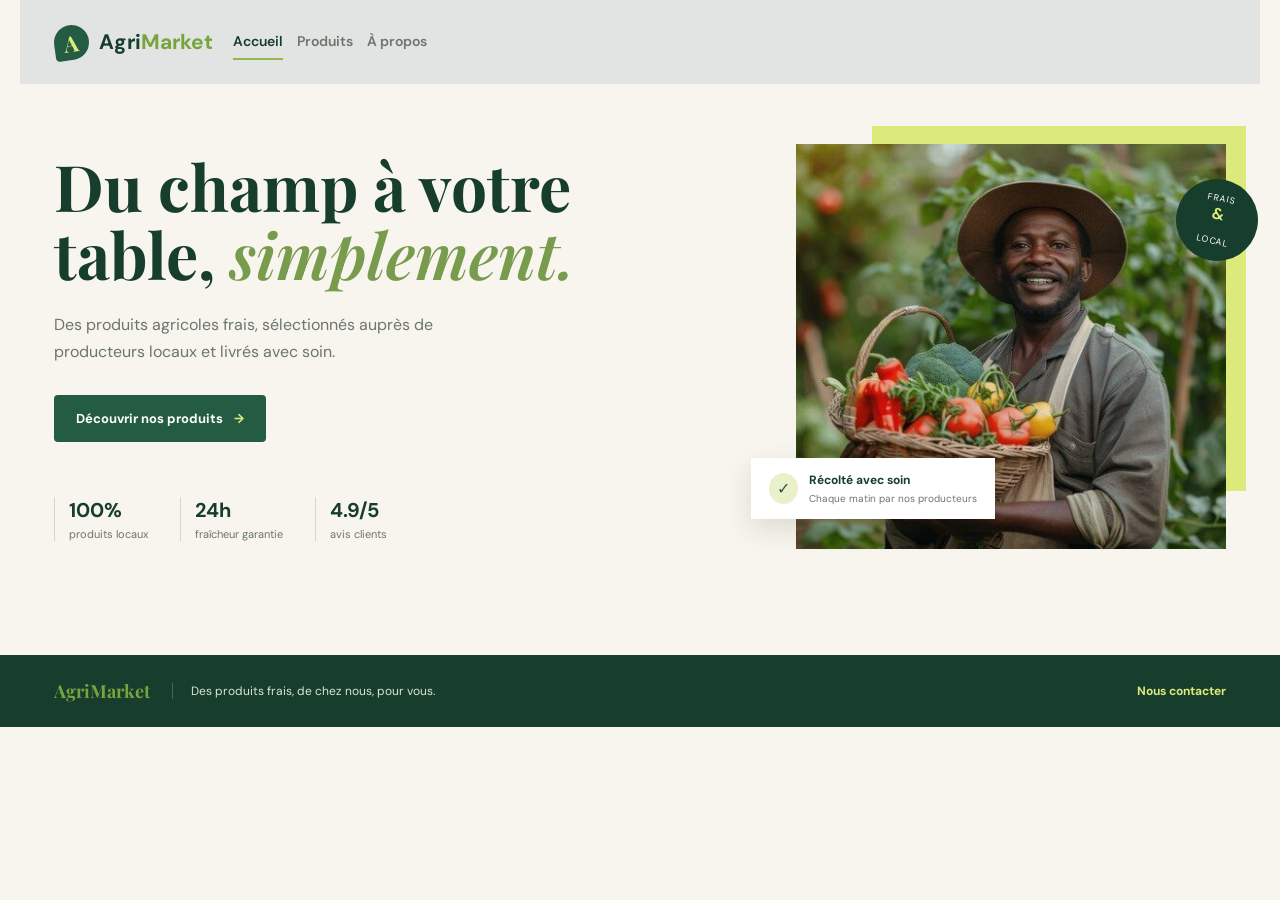
<file: index.html>
<!DOCTYPE html>
<html lang="fr">
<head>
    <meta charset="UTF-8">
    <meta name="viewport" content="width=device-width, initial-scale=1.0">
    <meta name="description" content="AgriMarket, votre marché de produits agricoles frais et locaux.">
    <title>AgriMarket | Produits frais et locaux</title>
    <link rel="stylesheet" href="index.css">
</head>
<body>
    <header class="header">
        <a class="brand" href="index.html" aria-label="AgriMarket, accueil">
            <span class="brand-mark">A</span>
            <span>Agri<span>Market</span></span>
        </a>
        <nav class="nav" aria-label="Navigation principale">
            <a class="active" href="index.html">Accueil</a>
            <a href="produit.html">Produits</a>
            <a href="a propos.html">À propos</a>
        </nav>
    </header>
    <main>
        <section class="hero">
            <div class="hero-copy">
                <h1>Du champ à votre table, <em>simplement.</em></h1>
                <p class="hero-text">Des produits agricoles frais, sélectionnés auprès de producteurs locaux et livrés avec soin.</p>
                <div class="hero-actions">
                    <a class="primary-button" href="produit.html">Découvrir nos produits <span aria-hidden="true">&#8594;</span></a>
                </div>
                <div class="trust-row">
                    <div><strong>100%</strong><span>produits locaux</span></div>
                    <div><strong>24h</strong><span>fraîcheur garantie</span></div>
                    <div><strong>4.9/5</strong><span>avis clients</span></div>
                </div>
            </div>
            <div class="hero-visual">
                <div class="visual-note"><span class="note-icon">&#10003;</span><div><strong>Récolté avec soin</strong><small>Chaque matin par nos producteurs</small></div></div>
                <img src="legume.jpg" alt="Panier de légumes frais">
                <div class="visual-stamp">Frais<br><strong>&amp;</strong><br>local</div>
            </div>
        </section>
    </main>
    <footer><span>AgriMarket</span><p>Des produits frais, de chez nous, pour vous.</p><a href="contact.html">Nous contacter</a></footer>
    
</body>
</html>
</file>
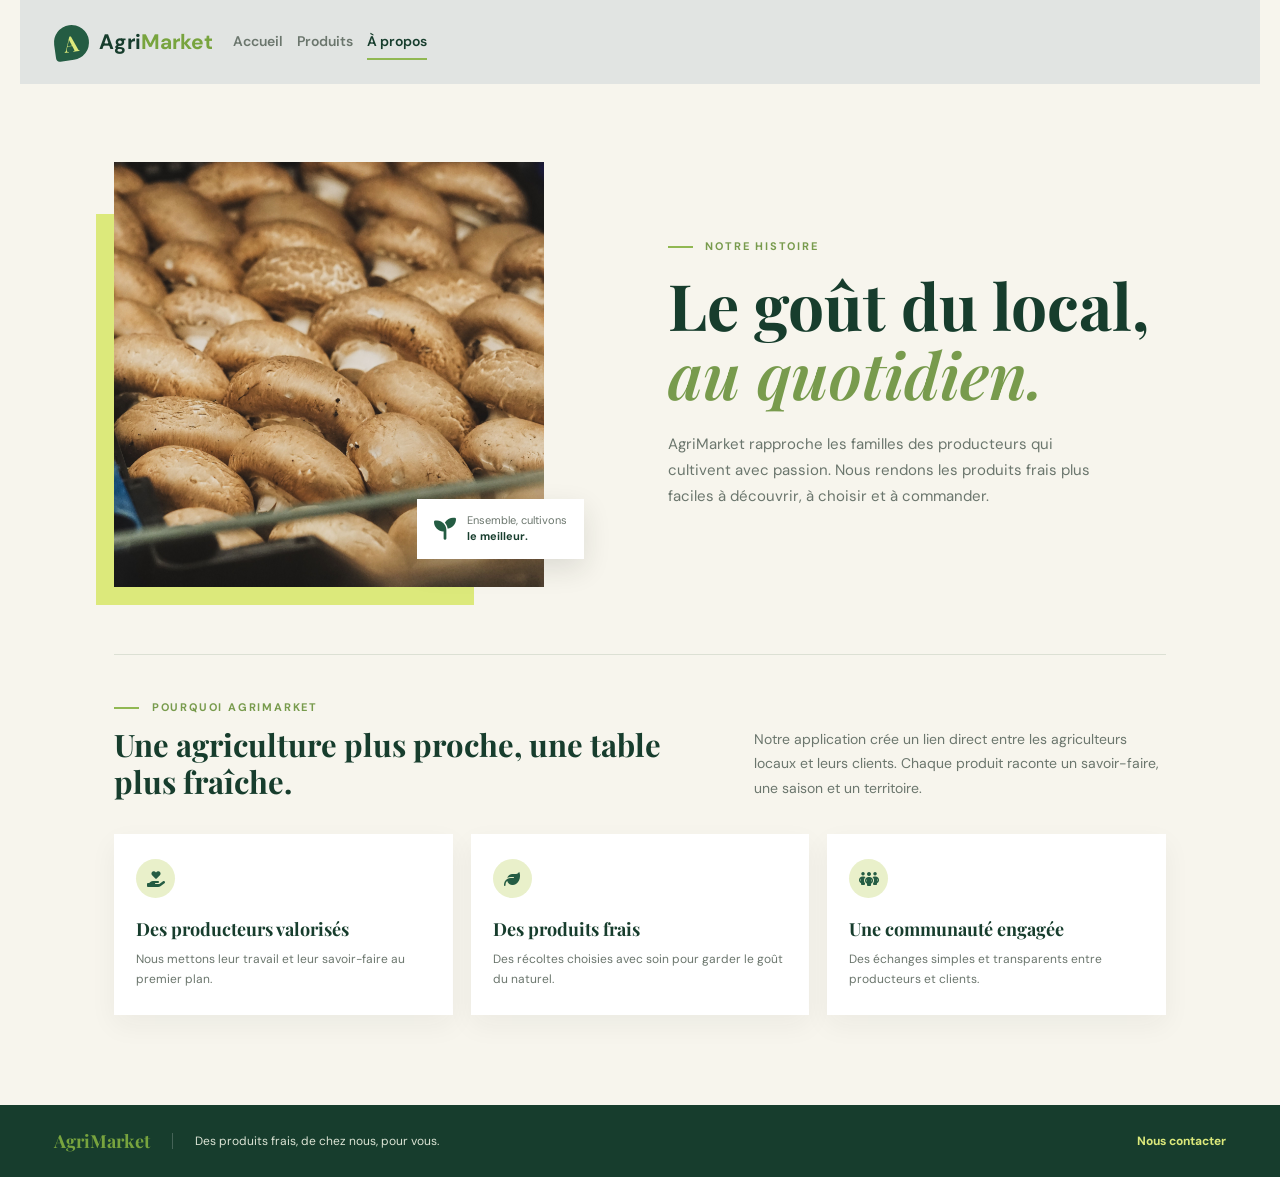
<file: a propos.html>
<!DOCTYPE html>
<html lang="fr">
<head>
	<meta charset="UTF-8">
	<meta name="viewport" content="width=device-width, initial-scale=1.0">
	<meta name="description" content="Découvrez l'histoire et la mission d'AgriMarket.">
	<title>AgriMarket | À propos</title>
	<link rel="stylesheet" href="a propos.css">
	<link rel="stylesheet" href="https://cdnjs.cloudflare.com/ajax/libs/font-awesome/6.5.2/css/all.min.css">
</head>
<body class="about-body">
	<header class="header">
		<a class="brand" href="index.html" aria-label="AgriMarket, accueil">
			<span class="brand-mark">A</span>
			<span>Agri<span>Market</span></span>
		</a>
		<nav class="nav" aria-label="Navigation principale">
			<a href="index.html">Accueil</a>
			<a href="produit.html">Produits</a>
			<a class="active" href="a propos.html">À propos</a>
		</nav>
	</header>

	<main class="about-layout">
		<section class="about-hero">
			<div class="hero-image">
				<img src="pexels-duygugungor-33557419.jpg" alt="Agriculteur au milieu d'un champ">
				<div class="image-label"><i class="fa-solid fa-seedling" aria-hidden="true"></i><span>Ensemble, cultivons<br><strong>le meilleur.</strong></span></div>
			</div>
			<div class="hero-copy">
				<p class="eyebrow"><span></span> Notre histoire</p>
				<h1>Le goût du local,<br><em>au quotidien.</em></h1>
				<p>AgriMarket rapproche les familles des producteurs qui cultivent avec passion. Nous rendons les produits frais plus faciles à découvrir, à choisir et à commander.</p>
			</div>
		</section>

		<section class="mission" aria-labelledby="mission-title">
			<div><p class="eyebrow"><span></span> Pourquoi AgriMarket</p><h2 id="mission-title">Une agriculture plus proche, une table plus fraîche.</h2></div>
			<p>Notre application crée un lien direct entre les agriculteurs locaux et leurs clients. Chaque produit raconte un savoir-faire, une saison et un territoire.</p>
		</section>

		<section class="values" aria-label="Nos engagements">
			<article class="value-card"><span class="value-icon"><i class="fa-solid fa-hand-holding-heart" aria-hidden="true"></i></span><h3>Des producteurs valorisés</h3><p>Nous mettons leur travail et leur savoir-faire au premier plan.</p></article>
			<article class="value-card"><span class="value-icon"><i class="fa-solid fa-leaf" aria-hidden="true"></i></span><h3>Des produits frais</h3><p>Des récoltes choisies avec soin pour garder le goût du naturel.</p></article>
			<article class="value-card"><span class="value-icon"><i class="fa-solid fa-people-group" aria-hidden="true"></i></span><h3>Une communauté engagée</h3><p>Des échanges simples et transparents entre producteurs et clients.</p></article>
		</section>
	</main>

	<footer><span>AgriMarket</span><p>Des produits frais, de chez nous, pour vous.</p><a href="contact.html">Nous contacter</a></footer>
</body>
</html>
</file>
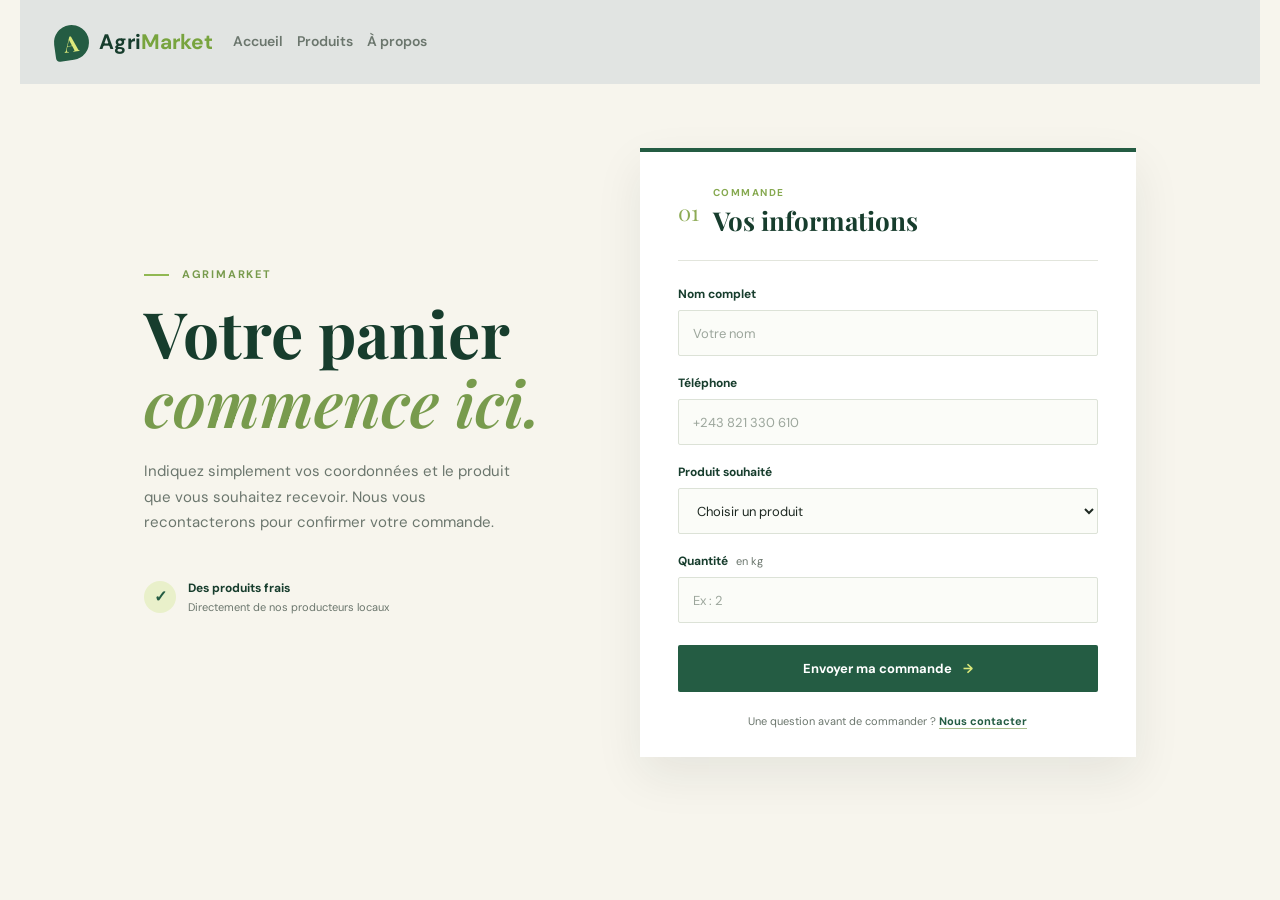
<file: commander.html>
<!DOCTYPE html>
<html lang="fr">
<head>
    <meta charset="UTF-8">
    <meta name="viewport" content="width=device-width, initial-scale=1.0">
    <meta name="description" content="Passez votre commande de produits frais avec AgriMarket.">
    <title>AgriMarket | Passer une commande</title>
    <link rel="stylesheet" href="commander.css">
</head>
<body class="order-body">
    <header class="header">
        <a class="brand" href="index.html" aria-label="AgriMarket, accueil">
            <span class="brand-mark">A</span>
            <span>Agri<span>Market</span></span>
        </a>
        <nav class="nav" aria-label="Navigation principale">
            <a href="index.html">Accueil</a>
            <a href="produit.html">Produits</a>
            <a href="a propos.html">À propos</a>
        </nav>
    </header>

    <main class="order-layout">
        <section class="order-intro">
            <p class="eyebrow"><span></span> AgriMarket</p>
            <h1>Votre panier<br><em>commence ici.</em></h1>
            <p>Indiquez simplement vos coordonnées et le produit que vous souhaitez recevoir. Nous vous recontacterons pour confirmer votre commande.</p>
            <div class="fresh-note"><span>&#10003;</span><div><strong>Des produits frais</strong><small>Directement de nos producteurs locaux</small></div></div>
        </section>

        <section class="register-container" aria-labelledby="order-title">
            <div class="form-heading"><span class="form-number">01</span><div><p class="form-kicker">Commande</p><h2 id="order-title">Vos informations</h2></div></div>
            <form class="register-form">
                <label for="name">Nom complet</label>
                <input id="name" type="text" placeholder="Votre nom" required>

                <label for="phone">Téléphone</label>
                <input id="phone" type="tel" placeholder="+243 821 330 610" required>

                <label for="product">Produit souhaité</label>
                <select id="product" required>
                    <option value="" selected disabled>Choisir un produit</option>
                    <option value="tomates">Tomates fraîches</option>
                    <option value="manioc">Manioc</option>
                    <option value="bananes">Bananes fraîches</option>
                </select>

                <label for="quantity">Quantité <span class="unit">en kg</span></label>
                <input id="quantity" type="number" min="1" placeholder="Ex : 2" required>

                <button type="submit">Envoyer ma commande <span aria-hidden="true">&#8594;</span></button>
            </form>
            <p class="bas">Une question avant de commander ? <a href="contact.html">Nous contacter</a></p>
        </section>
    </main>

    
</body>
</html>
</file>
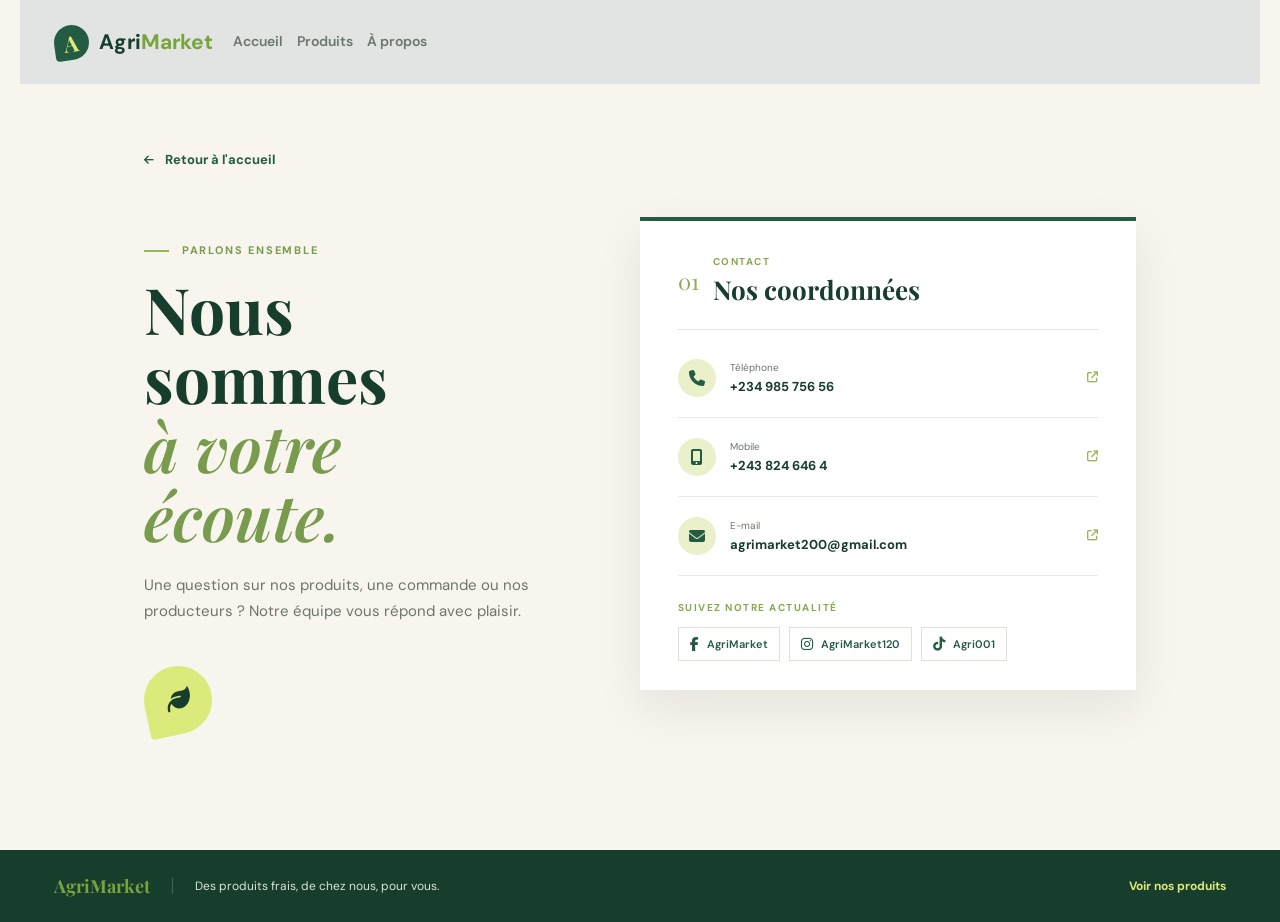
<file: contact.html>
<!DOCTYPE html>
<html lang="fr">
<head>
    <meta charset="UTF-8">
    <meta name="viewport" content="width=device-width, initial-scale=1.0">
    <meta name="description" content="Contactez AgriMarket pour vos questions et commandes de produits agricoles.">
    <title>AgriMarket | Contact</title>
    <link rel="stylesheet" href="contact.css">
    <link rel="stylesheet" href="https://cdnjs.cloudflare.com/ajax/libs/font-awesome/6.5.2/css/all.min.css">
</head>
<body class="contact-body">
    <header class="header">
        <a class="brand" href="index.html" aria-label="AgriMarket, accueil">
            <span class="brand-mark">A</span>
            <span>Agri<span>Market</span></span>
        </a>
        <nav class="nav" aria-label="Navigation principale">
            <a href="index.html">Accueil</a>
            <a href="produit.html">Produits</a>
            <a href="a propos.html">À propos</a>
        </nav>
    </header>

    <main class="contact-layout">
        <section class="contact-intro">
            <a href="index.html" class="retour"><i class="fa-solid fa-arrow-left" aria-hidden="true"></i> Retour à l'accueil</a>
            <p class="eyebrow"><span></span> Parlons ensemble</p>
            <h1>Nous sommes<br><em>à votre écoute.</em></h1>
            <p>Une question sur nos produits, une commande ou nos producteurs ? Notre équipe vous répond avec plaisir.</p>
            <div class="contact-mark" aria-hidden="true"><i class="fa-solid fa-leaf"></i></div>
        </section>

        <section class="contact-panel" aria-labelledby="contact-title">
            <div class="panel-heading"><span class="panel-number">01</span><div><p class="panel-kicker">Contact</p><h2 id="contact-title">Nos coordonnées</h2></div></div>
            <div class="contact-list">
                <a class="contact-item" href="tel:+23498575656"><span class="contact-icon"><i class="fa-solid fa-phone" aria-hidden="true"></i></span><span><small>Téléphone</small><strong>+234 985 756 56</strong></span><i class="fa-solid fa-arrow-up-right-from-square contact-arrow" aria-hidden="true"></i></a>
                <a class="contact-item" href="tel:+2438246464"><span class="contact-icon"><i class="fa-solid fa-mobile-screen-button" aria-hidden="true"></i></span><span><small>Mobile</small><strong>+243 824 646 4</strong></span><i class="fa-solid fa-arrow-up-right-from-square contact-arrow" aria-hidden="true"></i></a>
                <a class="contact-item" href="mailto:agrimarket200@gmail.com"><span class="contact-icon"><i class="fa-solid fa-envelope" aria-hidden="true"></i></span><span><small>E-mail</small><strong>agrimarket200@gmail.com</strong></span><i class="fa-solid fa-arrow-up-right-from-square contact-arrow" aria-hidden="true"></i></a>
            </div>
            <div class="social-block">
                <p class="panel-kicker">Suivez notre actualité</p>
                <div class="social-links">
                    <a href="#" aria-label="Facebook AgriMarket"><i class="fa-brands fa-facebook-f" aria-hidden="true"></i><span>AgriMarket</span></a>
                    <a href="#" aria-label="Instagram AgriMarket"><i class="fa-brands fa-instagram" aria-hidden="true"></i><span>AgriMarket120</span></a>
                    <a href="#" aria-label="TikTok AgriMarket"><i class="fa-brands fa-tiktok" aria-hidden="true"></i><span>Agri001</span></a>
                </div>
            </div>
        </section>
    </main>
    <footer><span>AgriMarket</span><p>Des produits frais, de chez nous, pour vous.</p><a href="produit.html">Voir nos produits</a></footer>
</body>
</html>
</file>
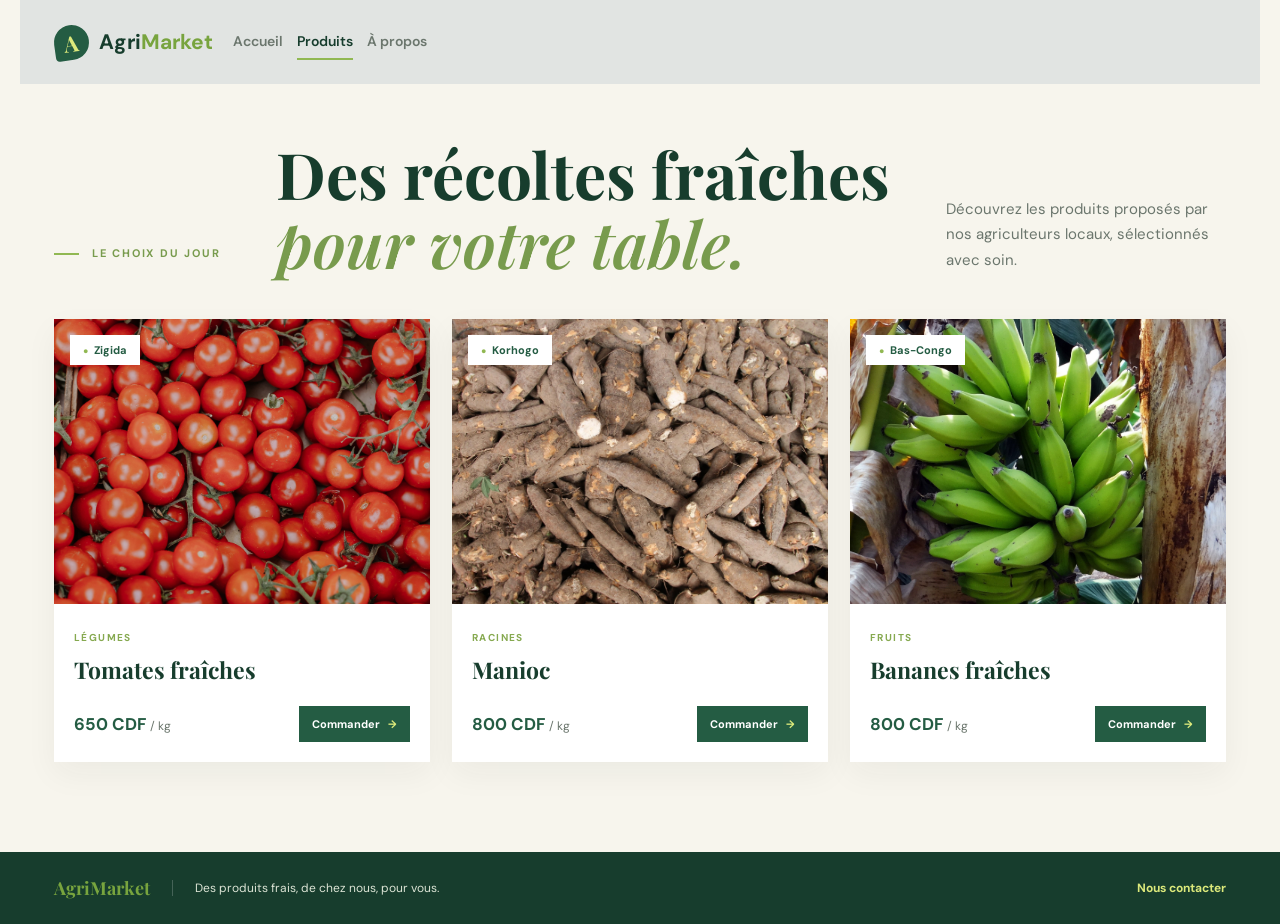
<file: produit.html>
<!DOCTYPE html>
<html lang="fr">
<head>
    <meta charset="UTF-8">
    <meta name="viewport" content="width=device-width, initial-scale=1.0">
    <meta name="description" content="Découvrez les produits agricoles frais proposés par AgriMarket.">
    <title>AgriMarket | Nos produits</title>
    <link rel="stylesheet" href="produit.css">
</head>
<body>

    <header class="header">
        <a class="brand" href="index.html" aria-label="AgriMarket, accueil">
            <span class="brand-mark">A</span>
            <span>Agri<span>Market</span></span>
        </a>
        <nav class="nav" aria-label="Navigation principale">
            <a href="index.html">Accueil</a>
            <a class="active" href="produit.html">Produits</a>
            <a href="a propos.html">À propos</a>
        </nav>
    </header>

    <main class="featured-products">
        <div class="intro">
            <p class="eyebrow"><span></span> Le choix du jour</p>
            <h1>Des récoltes fraîches<br><em>pour votre table.</em></h1>
            <p>Découvrez les produits proposés par nos agriculteurs locaux, sélectionnés avec soin.</p>
        </div>

        <div class="products">
            <div class="product-card">
                <div class="product-image">
                    <img src="tomate.jpg" alt="Tomates fraîches">
                    <span class="location">Zigida</span>
                </div>
                <div class="product-info">
                    <span class="category">Légumes</span>
                    <h2>Tomates fraîches</h2>
                    <div class="product-bottom"><div class="price">650 CDF <span>/ kg</span></div><a class="commander" href="commander.html">Commander <span>→</span></a></div>
                </div>
            </div>
            <div class="product-card">
                <div class="product-image">
                    <img src="manioc.jpg" alt="Manioc frais">
                    <span class="location">Korhogo</span>
                </div>
                <div class="product-info">
                    <span class="category">Racines</span>
                    <h2>Manioc</h2>
                    <div class="product-bottom"><div class="price">800 CDF <span>/ kg</span></div><a class="commander" href="commander.html">Commander <span>→</span></a></div>
                </div>
            </div>
            <div class="product-card">
                <div class="product-image">
                    <img src="banane.jpg" alt="Bananes fraîches">
                    <span class="location">Bas-Congo</span>
                </div>
                <div class="product-info">
                    <span class="category">Fruits</span>
                    <h2>Bananes fraîches</h2>
                    <div class="product-bottom"><div class="price">800 CDF <span>/ kg</span></div><a class="commander" href="commander.html">Commander <span>→</span></a></div>
                </div>
            </div>
        </div>
    </main>
    <footer><span>AgriMarket</span><p>Des produits frais, de chez nous, pour vous.</p><a href="contact.html">Nous contacter</a></footer>
</body>
</html>
</file>
<file: index.css>
@import url("https://fonts.googleapis.com/css2?family=DM+Sans:wght@400;500;600;700&family=Playfair+Display:ital,wght@0,600;0,700;1,600;1,700&display=swap");

:root {
  --green: #245c43;
  --deep: #173d2d;
  --lime: #dce97b;
  --cream: #f7f5ed;
  --ink: #1e2922;
  --muted: #6b766d;
}

* {
  margin: 0;
  padding: 0;
  box-sizing: border-box;
}

body {
  background: var(--cream);
  color: var(--ink);
  font-family: "DM Sans", sans-serif;
  overflow-x: hidden;
}

a {
  color: inherit;
  text-decoration: none;
}

.header {
  max-width: 1240px;
  margin: auto;
  padding: 24px 34px;
  display: flex;
  align-items: center;
  gap: 20px;
  background: #e1e4e2;
}

.brand {
  display: flex;
  align-items: center;
  gap: 10px;
  color: var(--deep);
  font-size: 21px;
  font-weight: 700;
}

.brand > span:last-child span,
footer span {
  color: #78a43e;
}

.brand-mark {
  width: 35px;
  height: 35px;
  display: grid;
  place-items: center;
  background: var(--green);
  color: var(--lime);
  border-radius: 50% 50% 50% 4px;
  font-family: "Playfair Display", serif;
  font-size: 22px;
  transform: rotate(-8deg);
}

.nav {
  display: flex;
  gap: 14px;
  margin-left: 0;
  color: var(--muted);
  font-size: 14px;
  font-weight: 600;
}

.nav a {
  padding: 8px 0;
  border-bottom: 2px solid transparent;
}

.nav .active {
  color: var(--deep);
  border-color: #91b852;
}

main {
  max-width: 1240px;
  margin: auto;
  padding: 30px 34px 76px;
}

.hero {
  display: grid;
  grid-template-columns: 1fr 0.82fr;
  gap: 88px;
  align-items: center;
  min-height: 465px;
}

.hero-copy h1 {
  color: var(--deep);
  font-family: "Playfair Display", serif;
  font-size: clamp(42px, 5vw, 70px);
  line-height: 1.06;
  max-width: 600px;
}

.hero h1 em {
  color: #789b4d;
  font-weight: 600;
}

.hero-text {
  color: var(--muted);
  font-size: 16px;
  line-height: 1.7;
  max-width: 450px;
  margin: 23px 0 29px;
}

.hero-actions {
  display: flex;
  align-items: center;
}

.primary-button {
  display: inline-block;
  background: var(--green);
  color: white;
  padding: 15px 22px;
  border-radius: 4px;
  font-size: 13px;
  font-weight: 700;
}

.primary-button span {
  color: var(--lime);
  margin-left: 8px;
}

.trust-row {
  display: flex;
  gap: 32px;
  margin-top: 55px;
}

.trust-row div {
  display: flex;
  flex-direction: column;
  gap: 4px;
  border-left: 1px solid #d3d8c9;
  padding-left: 14px;
}

.trust-row strong {
  color: var(--deep);
  font-size: 20px;
}

.trust-row span {
  color: var(--muted);
  font-size: 11px;
}

.hero-visual {
  position: relative;
  max-width: 430px;
  justify-self: end;
}

.hero-visual::before {
  content: "";
  position: absolute;
  width: 87%;
  height: 90%;
  top: -18px;
  right: -20px;
  background: var(--lime);
  z-index: 0;
}

.hero-visual img {
  position: relative;
  z-index: 1;
  display: block;
  width: 100%;
  height: 405px;
  object-fit: cover;
  filter: saturate(0.9);
}

.visual-note {
  position: absolute;
  z-index: 2;
  left: -45px;
  bottom: 30px;
  background: white;
  padding: 14px 18px;
  display: flex;
  gap: 11px;
  align-items: center;
  box-shadow: 0 10px 28px #1e29221f;
}

.note-icon {
  background: #e9f0ca;
  color: var(--green);
  border-radius: 50%;
  padding: 5px 8px;
}

.visual-note strong,
.visual-note small {
  display: block;
}

.visual-note strong {
  color: var(--deep);
  font-size: 12px;
}

.visual-note small {
  color: var(--muted);
  font-size: 10px;
  margin-top: 4px;
}

.visual-stamp {
  position: absolute;
  z-index: 2;
  right: -32px;
  top: 35px;
  background: var(--deep);
  color: white;
  width: 82px;
  height: 82px;
  display: grid;
  place-content: center;
  text-align: center;
  border-radius: 50%;
  text-transform: uppercase;
  font-size: 9px;
  line-height: 1.25;
  letter-spacing: 1px;
  transform: rotate(12deg);
}

.visual-stamp strong {
  color: var(--lime);
  font-size: 16px;
}

footer {
  background: var(--deep);
  color: #dce4d5;
  padding: 24px max(34px, calc((100% - 1172px) / 2));
  display: flex;
  align-items: center;
  gap: 22px;
  font-size: 12px;
}

footer span {
  font-family: "Playfair Display", serif;
  font-size: 18px;
  font-weight: 700;
}

footer p {
  border-left: 1px solid #ffffff33;
  padding-left: 18px;
}

footer a {
  color: var(--lime);
  margin-left: auto;
  font-weight: 700;
}

@media (max-width: 760px) {
  .header {
    padding: 18px 20px;
    gap: 18px;
    flex-wrap: wrap;
  }

  .nav {
    width: auto;
    justify-content: flex-start;
    gap: 10px;
    margin: 0;
    border-top: 0;
    padding-top: 0;
    white-space: nowrap;
  }

  main {
    padding: 22px 20px 55px;
  }

  .hero {
    display: flex;
    flex-direction: column;
    gap: 45px;
    align-items: stretch;
    padding-top: 20px;
  }

  .hero h1 {
    font-size: 48px;
  }

  .trust-row {
    margin-top: 38px;
    gap: 14px;
    justify-content: space-between;
  }

  .hero-visual {
    width: calc(100% - 18px);
    margin: 0 18px 0 0;
    align-self: center;
  }

  .hero-visual img {
    height: 300px;
  }

  .visual-note {
    left: -10px;
    bottom: 18px;
  }

  .visual-stamp {
    right: -18px;
    top: 22px;
  }

  footer {
    flex-wrap: wrap;
    padding: 24px 20px;
  }

  footer p {
    order: 3;
    width: 100%;
    border: 0;
    padding: 0;
  }

  footer a {
    margin-left: 0;
  }
}

@media (max-width: 480px) {
  .header {
    padding: 16px 14px;
    gap: 12px;
  }

  .brand {
    font-size: 18px;
    gap: 7px;
  }

  .brand-mark {
    width: 31px;
    height: 31px;
    font-size: 19px;
  }

  .nav {
    gap: 8px;
    font-size: 12px;
  }

  main {
    padding: 18px 14px 45px;
  }

  .hero {
    gap: 36px;
    padding-top: 12px;
  }

  .hero h1 {
    font-size: clamp(37px, 12vw, 45px);
  }

  .hero-text {
    font-size: 14px;
    margin: 18px 0 24px;
  }

  .trust-row {
    gap: 8px;
  }

  .trust-row div {
    padding-left: 8px;
  }

  .trust-row strong {
    font-size: 17px;
  }

  .trust-row span {
    font-size: 9px;
  }

  .hero-visual {
    width: calc(100% - 10px);
    margin-right: 10px;
  }

  .hero-visual img {
    height: 250px;
  }

  .visual-note {
    left: -7px;
    padding: 10px 11px;
  }

  .visual-note small {
    font-size: 9px;
  }

  .visual-stamp {
    width: 68px;
    height: 68px;
    right: -12px;
    top: 15px;
  }
}
</file>
<file: a propos.css>
@import url("https://fonts.googleapis.com/css2?family=DM+Sans:wght@400;500;600;700&family=Playfair+Display:ital,wght@0,600;0,700;1,600;1,700&display=swap");

:root {
  --green: #245c43;
  --deep: #173d2d;
  --lime: #dce97b;
  --cream: #f7f5ed;
  --ink: #1e2922;
  --muted: #6b766d;
}
* {
  margin: 0;
  padding: 0;
  box-sizing: border-box;
}
body {
  background: var(--cream);
  color: var(--ink);
  font-family: "DM Sans", sans-serif;
  overflow-x: hidden;
}
a {
  color: inherit;
  text-decoration: none;
}
.header {
  max-width: 1240px;
  margin: auto;
  padding: 24px 34px;
  display: flex;
  align-items: center;
  gap: 20px;
   background: #e1e4e2;
}
.brand {
  display: flex;
  align-items: center;
  gap: 10px;
  color: var(--deep);
  font-size: 21px;
  font-weight: 700;
}
.brand > span:last-child span,
footer span {
  color: #78a43e;
}
.brand-mark {
  width: 35px;
  height: 35px;
  display: grid;
  place-items: center;
  background: var(--green);
  color: var(--lime);
  border-radius: 50% 50% 50% 4px;
  font-family: "Playfair Display", serif;
  font-size: 22px;
  transform: rotate(-8deg);
}
.nav {
  display: flex;
  gap: 14px;
  margin-left: 0;
  color: var(--muted);
  font-size: 14px;
  font-weight: 600;
}
.nav a {
  padding: 8px 0;
  border-bottom: 2px solid transparent;
}
.nav .active {
  color: var(--deep);
  border-color: #91b852;
}
.about-layout {
  max-width: 1120px;
  margin: auto;
  padding: 45px 34px 90px;
}
.about-hero {
  display: grid;
  grid-template-columns: 0.95fr 1fr;
  gap: 80px;
  align-items: center;
  min-height: 490px;
}
.hero-image {
  position: relative;
  max-width: 430px;
}
.hero-image::before {
  content: "";
  position: absolute;
  width: 88%;
  height: 92%;
  left: -18px;
  bottom: -18px;
  background: var(--lime);
}
.hero-image img {
  position: relative;
  z-index: 1;
  display: block;
  width: 100%;
  height: 425px;
  object-fit: cover;
}
.image-label {
  position: absolute;
  z-index: 2;
  right: -40px;
  bottom: 28px;
  display: flex;
  align-items: center;
  gap: 11px;
  background: white;
  padding: 14px 17px;
  box-shadow: 0 10px 28px #1e29221f;
  color: var(--muted);
  font-size: 11px;
  line-height: 1.45;
}
.image-label i {
  color: var(--green);
  font-size: 22px;
}
.image-label strong {
  color: var(--deep);
}
.back-link {
  display: inline-block;
  color: var(--green);
  font-size: 13px;
  font-weight: 700;
  margin-bottom: 62px;
}
.back-link i {
  margin-right: 8px;
  font-size: 11px;
}
.eyebrow {
  color: #789b4d;
  text-transform: uppercase;
  letter-spacing: 1.8px;
  font-size: 11px;
  font-weight: 700;
  margin-bottom: 17px;
}
.eyebrow span {
  display: inline-block;
  width: 25px;
  height: 2px;
  background: #91b852;
  vertical-align: middle;
  margin-right: 8px;
}
.hero-copy h1 {
  color: var(--deep);
  font-family: "Playfair Display", serif;
  font-size: clamp(43px, 5vw, 65px);
  line-height: 1.08;
}
.hero-copy h1 em {
  color: #789b4d;
  font-weight: 600;
}
.hero-copy > p:last-child {
  max-width: 430px;
  color: var(--muted);
  line-height: 1.75;
  font-size: 15px;
  margin-top: 23px;
}
.mission {
  display: grid;
  grid-template-columns: 1fr 0.75fr;
  gap: 90px;
  border-top: 1px solid #dce0d4;
  padding-top: 45px;
  margin-top: 35px;
  align-items: end;
}
.mission .eyebrow {
  margin-bottom: 12px;
}
.mission h2 {
  max-width: 570px;
  color: var(--deep);
  font-family: "Playfair Display", serif;
  font-size: 31px;
  line-height: 1.2;
}
.mission > p {
  color: var(--muted);
  font-size: 14px;
  line-height: 1.75;
}
.values {
  display: grid;
  grid-template-columns: repeat(3, 1fr);
  gap: 18px;
  margin-top: 34px;
}
.value-card {
  background: white;
  padding: 25px 22px;
  box-shadow: 0 10px 26px #1e29220d;
}
.value-icon {
  width: 39px;
  height: 39px;
  display: grid;
  place-items: center;
  background: #e9f0ca;
  color: var(--green);
  border-radius: 50%;
  margin-bottom: 19px;
}
.value-card h3 {
  color: var(--deep);
  font-family: "Playfair Display", serif;
  font-size: 18px;
  margin-bottom: 9px;
}
.value-card p {
  color: var(--muted);
  font-size: 12px;
  line-height: 1.65;
}
footer {
  background: var(--deep);
  color: #dce4d5;
  padding: 24px max(34px, calc((100% - 1172px) / 2));
  display: flex;
  align-items: center;
  gap: 22px;
  font-size: 12px;
}
footer span {
  font-family: "Playfair Display", serif;
  font-size: 18px;
  font-weight: 700;
}
footer p {
  border-left: 1px solid #ffffff33;
  padding-left: 22px;
}
footer a {
  color: var(--lime);
  margin-left: auto;
  font-weight: 700;
}
@media (max-width: 760px) {
  .header {
    padding: 18px 20px;
    gap: 18px;
    flex-wrap: wrap;
  }
  .nav {
    order: 3;
    width: 100%;
    justify-content: flex-start;
    gap: 6px;
    margin: 0;
    border-top: 1px solid #dce0d4;
    padding-top: 12px;
    font-size: 12px;
  }
  .nav a {
    white-space: nowrap;
  }
  .about-layout {
    padding: 32px 20px 60px;
  }
  .about-hero {
    display: flex;
    flex-direction: column-reverse;
    gap: 45px;
    align-items: stretch;
    min-height: 0;
  }
  .back-link {
    margin-bottom: 48px;
  }
  .hero-copy h1 {
    font-size: 48px;
  }
  .hero-image {
    width: calc(100% - 18px);
    margin: 0 18px 0 0;
    align-self: center;
  }
  .hero-image img {
    height: 300px;
  }
  .image-label {
    right: -10px;
    bottom: 18px;
  }
  .mission {
    display: block;
    margin-top: 55px;
  }
  .mission h2 {
    font-size: 28px;
  }
  .mission > p {
    margin-top: 20px;
  }
  .values {
    grid-template-columns: 1fr;
  }
  footer {
    flex-wrap: wrap;
    padding: 24px 20px;
  }
  footer p {
    order: 3;
    width: 100%;
    border: 0;
    padding: 0;
  }
  footer a {
    margin-left: 0;
  }
}
@media (max-width: 480px) {
  .header {
    padding: 16px 14px;
    gap: 12px;
  }
  .brand {
    font-size: 18px;
    gap: 7px;
  }
  .brand-mark {
    width: 31px;
    height: 31px;
    font-size: 19px;
  }
  .nav {
    gap: 7px;
    font-size: 11px;
  }
  .about-layout {
    padding: 24px 14px 45px;
  }
  .back-link {
    margin-bottom: 38px;
  }
  .hero-copy h1 {
    font-size: 43px;
  }
  .hero-copy > p:last-child {
    font-size: 14px;
  }
  .hero-image {
    width: calc(100% - 10px);
    margin-right: 10px;
  }
  .hero-image img {
    height: 250px;
  }
  .image-label {
    right: -7px;
    padding: 10px 11px;
    font-size: 10px;
  }
  .mission {
    margin-top: 45px;
  }
  .mission h2 {
    font-size: 25px;
  }
}
</file>
<file: commander.css>
@import url("https://fonts.googleapis.com/css2?family=DM+Sans:wght@400;500;600;700&family=Playfair+Display:ital,wght@0,600;0,700;1,600;1,700&display=swap");

:root {
  --green: #245c43;
  --deep: #173d2d;
  --lime: #dce97b;
  --cream: #f7f5ed;
  --ink: #1e2922;
  --muted: #6b766d;
}
* {
  margin: 0;
  padding: 0;
  box-sizing: border-box;
}
body {
  background: var(--cream);
  color: var(--ink);
  font-family: "DM Sans", sans-serif;
  overflow-x: hidden;
}
a {
  color: inherit;
  text-decoration: none;
}
.header {
  max-width: 1240px;
  margin: auto;
  padding: 24px 34px;
  display: flex;
  align-items: center;
  gap: 20px;
  background: #e1e4e2;
}
.brand {
  display: flex;
  align-items: center;
  gap: 10px;
  color: var(--deep);
  font-size: 21px;
  font-weight: 700;
}
.brand > span:last-child span {
  color: #78a43e;
}
.brand-mark {
  width: 35px;
  height: 35px;
  display: grid;
  place-items: center;
  background: var(--green);
  color: var(--lime);
  border-radius: 50% 50% 50% 4px;
  font-family: "Playfair Display", serif;
  font-size: 22px;
  transform: rotate(-8deg);
}
.nav {
  display: flex;
  gap: 14px;
  margin-left: 0;
  color: var(--muted);
  font-size: 14px;
  font-weight: 600;
}
.nav a {
  padding: 8px 0;
  border-bottom: 2px solid transparent;
}
.order-layout {
  max-width: 1060px;
  min-height: 610px;
  margin: auto;
  padding: 64px 34px 92px;
  display: grid;
  grid-template-columns: 0.9fr 1.1fr;
  gap: 90px;
  align-items: center;
}
.order-intro {
  padding-bottom: 24px;
}
.retour {
  display: inline-block;
  color: var(--green);
  font-size: 13px;
  font-weight: 700;
  margin-bottom: 75px;
}
.eyebrow {
  color: #789b4d;
  text-transform: uppercase;
  letter-spacing: 1.8px;
  font-size: 11px;
  font-weight: 700;
  margin-bottom: 17px;
}
.eyebrow span {
  display: inline-block;
  width: 25px;
  height: 2px;
  background: #91b852;
  vertical-align: middle;
  margin-right: 8px;
}
.order-intro h1 {
  color: var(--deep);
  font-family: "Playfair Display", serif;
  font-size: clamp(43px, 5vw, 65px);
  line-height: 1.08;
}
.order-intro h1 em {
  color: #789b4d;
  font-weight: 600;
}
.order-intro > p:not(.eyebrow) {
  max-width: 390px;
  color: var(--muted);
  line-height: 1.7;
  font-size: 15px;
  margin-top: 23px;
}
.fresh-note {
  display: flex;
  align-items: center;
  gap: 12px;
  margin-top: 44px;
}
.fresh-note > span {
  width: 32px;
  height: 32px;
  display: grid;
  place-items: center;
  border-radius: 50%;
  background: #e9f0ca;
  color: var(--green);
  font-weight: 700;
}
.fresh-note strong,
.fresh-note small {
  display: block;
}
.fresh-note strong {
  color: var(--deep);
  font-size: 12px;
}
.fresh-note small {
  color: var(--muted);
  font-size: 11px;
  margin-top: 4px;
}
.register-container {
  background: white;
  padding: 34px 38px 29px;
  box-shadow: 0 18px 45px #1e292214;
  border-top: 4px solid var(--green);
}
.form-heading {
  display: flex;
  gap: 14px;
  align-items: center;
  border-bottom: 1px solid #e2e5dc;
  padding-bottom: 22px;
  margin-bottom: 25px;
}
.form-number {
  color: #8dab55;
  font-family: "Playfair Display", serif;
  font-size: 22px;
}
.form-kicker {
  color: #86a950;
  text-transform: uppercase;
  letter-spacing: 1.5px;
  font-size: 10px;
  font-weight: 700;
  margin-bottom: 4px;
}
.form-heading h2 {
  color: var(--deep);
  font-family: "Playfair Display", serif;
  font-size: 26px;
}
.register-form label {
  display: block;
  color: var(--deep);
  font-size: 12px;
  font-weight: 700;
  margin: 0 0 8px;
}
.register-form input,
.register-form select {
  display: block;
  width: 100%;
  height: 46px;
  border: 1px solid #dce2d7;
  border-radius: 2px;
  padding: 0 14px;
  margin-bottom: 19px;
  background: #fbfcf8;
  color: var(--ink);
  font: inherit;
  font-size: 13px;
  outline: none;
}
.register-form input:focus,
.register-form select:focus {
  border-color: #84a554;
  box-shadow: 0 0 0 3px #dce97b55;
}
.register-form input::placeholder {
  color: #9ca69c;
}
.unit {
  color: var(--muted);
  font-size: 11px;
  font-weight: 400;
  margin-left: 5px;
}
.register-form button {
  width: 100%;
  border: 0;
  border-radius: 2px;
  background: var(--green);
  color: white;
  padding: 15px;
  margin-top: 3px;
  font: inherit;
  font-size: 13px;
  font-weight: 700;
  cursor: pointer;
}
.register-form button:hover {
  background: var(--deep);
}
.register-form button span {
  color: var(--lime);
  margin-left: 8px;
}
.bas {
  color: var(--muted);
  text-align: center;
  font-size: 11px;
  margin-top: 22px;
}
.bas a {
  color: var(--green);
  font-weight: 700;
  border-bottom: 1px solid #aabe8c;
}
@media (max-width: 760px) {
  .header {
    padding: 18px 20px;
    gap: 18px;
    flex-wrap: wrap;
  }
  .nav {
    order: 3;
    width: 100%;
    justify-content: flex-start;
    gap: 6px;
    margin: 0;
    border-top: 1px solid #dce0d4;
    padding-top: 12px;
    font-size: 12px;
  }
  .order-layout {
    display: block;
    min-height: 0;
    padding: 32px 20px 60px;
  }
  .retour {
    margin-bottom: 48px;
  }
  .order-intro {
    padding-bottom: 42px;
  }
  .order-intro h1 {
    font-size: 48px;
  }
  .fresh-note {
    margin-top: 30px;
  }
  .register-container {
    padding: 28px 22px 24px;
  }
}
@media (max-width: 480px) {
  .header {
    padding: 16px 14px;
    gap: 12px;
  }
  .brand {
    font-size: 18px;
    gap: 7px;
  }
  .brand-mark {
    width: 31px;
    height: 31px;
    font-size: 19px;
  }
  .nav {
    gap: 7px;
    font-size: 11px;
  }
  .order-layout {
    padding: 24px 14px 45px;
  }
  .retour {
    margin-bottom: 38px;
  }
  .order-intro h1 {
    font-size: 43px;
  }
  .order-intro > p:not(.eyebrow) {
    font-size: 14px;
  }
  .register-container {
    padding: 24px 16px 21px;
  }
  .form-heading h2 {
    font-size: 23px;
  }
  .register-form input,
  .register-form select {
    height: 48px;
  }
}
</file>
<file: contact.css>
@import url("https://fonts.googleapis.com/css2?family=DM+Sans:wght@400;500;600;700&family=Playfair+Display:ital,wght@0,600;0,700;1,600;1,700&display=swap");

:root {
  --green: #245c43;
  --deep: #173d2d;
  --lime: #dce97b;
  --cream: #f7f5ed;
  --ink: #1e2922;
  --muted: #6b766d;
}
* {
  margin: 0;
  padding: 0;
  box-sizing: border-box;
}
body {
  background: var(--cream);
  color: var(--ink);
  font-family: "DM Sans", sans-serif;
  overflow-x: hidden;
}
a {
  color: inherit;
  text-decoration: none;
}
.header {
  max-width: 1240px;
  margin: auto;
  padding: 24px 34px;
  display: flex;
  align-items: center;
  gap: 20px;
  background: #e1e4e2;
}
.brand {
  display: flex;
  align-items: center;
  gap: 10px;
  color: var(--deep);
  font-size: 21px;
  font-weight: 700;
}
.brand > span:last-child span,
footer span {
  color: #78a43e;
}
.brand-mark {
  width: 35px;
  height: 35px;
  display: grid;
  place-items: center;
  background: var(--green);
  color: var(--lime);
  border-radius: 50% 50% 50% 4px;
  font-family: "Playfair Display", serif;
  font-size: 22px;
  transform: rotate(-8deg);
}
.nav {
  display: flex;
  gap: 14px;
  margin-left: 0;
  color: var(--muted);
  font-size: 14px;
  font-weight: 600;
}
.nav a {
  padding: 8px 0;
  border-bottom: 2px solid transparent;
}
.nav .active {
  color: var(--deep);
  border-color: #91b852;
}
.contact-layout {
  max-width: 1060px;
  min-height: 610px;
  margin: auto;
  padding: 64px 34px 92px;
  display: grid;
  grid-template-columns: 0.9fr 1.1fr;
  gap: 90px;
  align-items: center;
}
.contact-intro {
  padding-bottom: 24px;
}
.retour {
  display: inline-block;
  color: var(--green);
  font-size: 13px;
  font-weight: 700;
  margin-bottom: 75px;
}
.retour i {
  margin-right: 8px;
  font-size: 11px;
}
.eyebrow {
  color: #789b4d;
  text-transform: uppercase;
  letter-spacing: 1.8px;
  font-size: 11px;
  font-weight: 700;
  margin-bottom: 17px;
}
.eyebrow span {
  display: inline-block;
  width: 25px;
  height: 2px;
  background: #91b852;
  vertical-align: middle;
  margin-right: 8px;
}
.contact-intro h1 {
  color: var(--deep);
  font-family: "Playfair Display", serif;
  font-size: clamp(43px, 5vw, 65px);
  line-height: 1.08;
}
.contact-intro h1 em {
  color: #789b4d;
  font-weight: 600;
}
.contact-intro > p:not(.eyebrow) {
  max-width: 390px;
  color: var(--muted);
  line-height: 1.7;
  font-size: 15px;
  margin-top: 23px;
}
.contact-mark {
  width: 68px;
  height: 68px;
  display: grid;
  place-items: center;
  margin-top: 42px;
  background: var(--lime);
  color: var(--deep);
  border-radius: 50% 50% 50% 4px;
  font-size: 25px;
  transform: rotate(-12deg);
}
.contact-panel {
  background: white;
  padding: 34px 38px 29px;
  box-shadow: 0 18px 45px #1e292214;
  border-top: 4px solid var(--green);
}
.panel-heading {
  display: flex;
  gap: 14px;
  align-items: center;
  border-bottom: 1px solid #e2e5dc;
  padding-bottom: 22px;
  margin-bottom: 9px;
}
.panel-number {
  color: #8dab55;
  font-family: "Playfair Display", serif;
  font-size: 22px;
}
.panel-kicker {
  color: #86a950;
  text-transform: uppercase;
  letter-spacing: 1.5px;
  font-size: 10px;
  font-weight: 700;
  margin-bottom: 4px;
}
.panel-heading h2 {
  color: var(--deep);
  font-family: "Playfair Display", serif;
  font-size: 26px;
}
.contact-item {
  display: flex;
  align-items: center;
  gap: 14px;
  border-bottom: 1px solid #e8ebe4;
  padding: 20px 0;
}
.contact-item:hover strong {
  color: #789b4d;
}
.contact-icon {
  width: 38px;
  height: 38px;
  display: grid;
  place-items: center;
  flex: 0 0 38px;
  background: #e9f0ca;
  color: var(--green);
  border-radius: 50%;
}
.contact-item small,
.contact-item strong {
  display: block;
}
.contact-item small {
  color: var(--muted);
  font-size: 10px;
  margin-bottom: 4px;
}
.contact-item strong {
  color: var(--deep);
  font-size: 13px;
  transition: color 0.2s;
}
.contact-arrow {
  color: #9bb75e;
  font-size: 11px;
  margin-left: auto;
}
.social-block {
  padding-top: 25px;
}
.social-links {
  display: flex;
  flex-wrap: wrap;
  gap: 9px;
  margin-top: 13px;
}
.social-links a {
  display: inline-flex;
  align-items: center;
  gap: 8px;
  border: 1px solid #dce2d7;
  padding: 9px 11px;
  color: var(--green);
  font-size: 11px;
  font-weight: 600;
}
.social-links a:hover {
  background: var(--green);
  border-color: var(--green);
  color: white;
}
.social-links i {
  font-size: 14px;
}
footer {
  background: var(--deep);
  color: #dce4d5;
  padding: 24px max(34px, calc((100% - 1172px) / 2));
  display: flex;
  align-items: center;
  gap: 22px;
  font-size: 12px;
}
footer span {
  font-family: "Playfair Display", serif;
  font-size: 18px;
  font-weight: 700;
}
footer p {
  border-left: 1px solid #ffffff33;
  padding-left: 22px;
}
footer a {
  color: var(--lime);
  margin-left: auto;
  font-weight: 700;
}
@media (max-width: 760px) {
  .header {
    padding: 18px 20px;
    gap: 18px;
    flex-wrap: wrap;
  }
  .nav {
    order: 3;
    width: 100%;
    justify-content: flex-start;
    gap: 6px;
    margin: 0;
    border-top: 1px solid #dce0d4;
    padding-top: 12px;
    font-size: 12px;
  }
  .nav a {
    white-space: nowrap;
  }
  .contact-layout {
    display: block;
    min-height: 0;
    padding: 32px 20px 60px;
  }
  .retour {
    margin-bottom: 48px;
  }
  .contact-intro {
    padding-bottom: 42px;
  }
  .contact-intro h1 {
    font-size: 48px;
  }
  .contact-mark {
    margin-top: 30px;
  }
  .contact-panel {
    padding: 28px 22px 24px;
  }
  .social-links a {
    flex: 1 1 auto;
  }
  footer {
    flex-wrap: wrap;
    padding: 24px 20px;
  }
  footer p {
    order: 3;
    width: 100%;
    border: 0;
    padding: 0;
  }
  footer a {
    margin-left: 0;
  }
}
@media (max-width: 480px) {
  .header {
    padding: 16px 14px;
    gap: 12px;
  }
  .brand {
    font-size: 18px;
    gap: 7px;
  }
  .brand-mark {
    width: 31px;
    height: 31px;
    font-size: 19px;
  }
  .nav {
    gap: 7px;
    font-size: 11px;
  }
  .contact-layout {
    padding: 24px 14px 45px;
  }
  .retour {
    margin-bottom: 38px;
  }
  .contact-intro h1 {
    font-size: 43px;
  }
  .contact-intro > p:not(.eyebrow) {
    font-size: 14px;
  }
  .contact-panel {
    padding: 24px 16px 21px;
  }
  .contact-item {
    gap: 10px;
  }
  .contact-item strong {
    font-size: 12px;
  }
  .contact-arrow {
    font-size: 9px;
  }
  .social-links {
    gap: 6px;
  }
  .social-links a {
    padding: 8px 9px;
    font-size: 10px;
  }
}
</file>
<file: produit.css>
@import url("https://fonts.googleapis.com/css2?family=DM+Sans:wght@400;500;600;700&family=Playfair+Display:ital,wght@0,600;0,700;1,600;1,700&display=swap");

:root {
	--green: #245c43;
	--deep: #173d2d;
	--lime: #dce97b;
	--cream: #f7f5ed;
	--ink: #1e2922;
	--muted: #6b766d;
}

* {
	margin: 0;
	padding: 0;
	box-sizing: border-box;
}

body {
	background: var(--cream);
	color: var(--ink);
	font-family: "DM Sans", sans-serif;
	overflow-x: hidden;
}

a {
	color: inherit;
	text-decoration: none;
}

.header {
	max-width: 1240px;
	margin: auto;
	padding: 24px 34px;
	display: flex;
	align-items: center;
	gap: 20px;
    background: #e1e4e2;
}

.brand {
	display: flex;
	align-items: center;
	gap: 10px;
	color: var(--deep);
	font-size: 21px;
	font-weight: 700;
}

.brand > span:last-child span,
footer span {
	color: #78a43e;
}

.brand-mark {
	width: 35px;
	height: 35px;
	display: grid;
	place-items: center;
	background: var(--green);
	color: var(--lime);
	border-radius: 50% 50% 50% 4px;
	font-family: "Playfair Display", serif;
	font-size: 22px;
	transform: rotate(-8deg);
}

.nav {
	display: flex;
	gap: 14px;
	margin-left: 0;
	color: var(--muted);
	font-size: 14px;
	font-weight: 600;
}

.nav a {
	padding: 8px 0;
	border-bottom: 2px solid transparent;
}

.nav .active {
	color: var(--deep);
	border-color: #91b852;
}

.featured-products {
	max-width: 1240px;
	margin: auto;
	padding: 55px 34px 90px;
}

.intro {
	display: flex;
	align-items: end;
	justify-content: space-between;
	gap: 30px;
	margin-bottom: 42px;
}

.eyebrow {
	color: #789b4d;
	text-transform: uppercase;
	letter-spacing: 1.8px;
	font-size: 11px;
	font-weight: 700;
	margin-bottom: 17px;
}

.eyebrow span {
	display: inline-block;
	width: 25px;
	height: 2px;
	background: #91b852;
	vertical-align: middle;
	margin-right: 8px;
}

.intro h1 {
	color: var(--deep);
	font-family: "Playfair Display", serif;
	font-size: clamp(42px, 5vw, 64px);
	line-height: 1.08;
}

.intro h1 em {
	color: #789b4d;
	font-weight: 600;
}

.intro > p:last-child {
	max-width: 280px;
	color: var(--muted);
	font-size: 15px;
	line-height: 1.7;
	padding-bottom: 4px;
}

.products {
	display: grid;
	grid-template-columns: repeat(3, 1fr);
	gap: 22px;
}

.product-card {
	background: white;
	box-shadow: 0 12px 30px #1e29220d;
	transition: transform 0.2s, box-shadow 0.2s;
}

.product-card:hover {
	transform: translateY(-5px);
	box-shadow: 0 16px 35px #1e29221c;
}

.product-image {
	position: relative;
	overflow: hidden;
}

.product-image img {
	display: block;
	width: 100%;
	height: 285px;
	object-fit: cover;
	transition: transform 0.35s;
}

.product-card:hover .product-image img {
	transform: scale(1.04);
}

.location {
	position: absolute;
	top: 16px;
	left: 16px;
	background: white;
	color: var(--green);
	padding: 8px 13px;
	font-size: 11px;
	font-weight: 700;
}

.location::before {
	content: "●";
	color: #91b852;
	font-size: 9px;
	margin-right: 6px;
}

.product-info {
	padding: 21px 20px 20px;
}

.category {
	color: #86a950;
	font-size: 10px;
	text-transform: uppercase;
	letter-spacing: 1.4px;
	font-weight: 700;
}

.product-info h2 {
	color: var(--deep);
	font-family: "Playfair Display", serif;
	font-size: 23px;
	margin: 8px 0 21px;
}

.product-bottom {
	display: flex;
	justify-content: space-between;
	align-items: center;
	gap: 12px;
}

.price {
	color: var(--green);
	font-size: 17px;
	font-weight: 700;
}

.price span {
	color: var(--muted);
	font-size: 12px;
	font-weight: 400;
}

.commander {
	background: var(--green);
	color: white;
	padding: 11px 13px;
	font-size: 11px;
	font-weight: 700;
	white-space: nowrap;
}

.commander span {
	color: var(--lime);
	margin-left: 5px;
}

footer {
	background: var(--deep);
	color: #dce4d5;
	padding: 24px max(34px, calc((100% - 1172px) / 2));
	display: flex;
	align-items: center;
	gap: 22px;
	font-size: 12px;
}

footer span {
	font-family: "Playfair Display", serif;
	font-size: 18px;
	font-weight: 700;
}

footer p {
	border-left: 1px solid #ffffff33;
	padding-left: 22px;
}

footer a {
	color: var(--lime);
	margin-left: auto;
	font-weight: 700;
}

@media (max-width: 760px) {
	.header {
		padding: 18px 20px;
		gap: 18px;
		flex-wrap: wrap;
	}

	.nav {
		width: auto;
		justify-content: flex-start;
		gap: 10px;
		margin: 0;
		border-top: 0;
		padding-top: 0;
		white-space: nowrap;
	}

	.featured-products {
		padding: 32px 20px 60px;
	}

	.intro {
		display: block;
		margin-bottom: 30px;
	}

	.intro > p:last-child {
		margin-top: 20px;
		max-width: 360px;
	}

	.intro h1 {
		font-size: 47px;
	}

	.products {
		grid-template-columns: 1fr;
		gap: 18px;
	}

	.product-image img {
		height: 250px;
	}

	footer {
		flex-wrap: wrap;
		padding: 24px 20px;
	}

	footer p {
		order: 3;
		width: 100%;
		border: 0;
		padding: 0;
	}

	footer a {
		margin-left: 0;
	}
}

@media (max-width: 480px) {
	.header {
		padding: 16px 14px;
		gap: 12px;
	}

	.brand {
		font-size: 18px;
		gap: 7px;
	}

	.brand-mark {
		width: 31px;
		height: 31px;
		font-size: 19px;
	}

	.nav {
		gap: 8px;
		font-size: 12px;
	}

	.featured-products {
		padding: 24px 14px 45px;
	}

	.intro h1 {
		font-size: 42px;
	}

	.intro > p:last-child {
		font-size: 14px;
	}

	.product-image img {
		height: 220px;
	}

	.product-info {
		padding: 18px 15px;
	}

	.product-info h2 {
		font-size: 21px;
	}

	.product-bottom {
		align-items: flex-start;
		flex-direction: column;
		gap: 14px;
	}

	.commander {
		width: 100%;
		text-align: center;
	}
}
</file>
